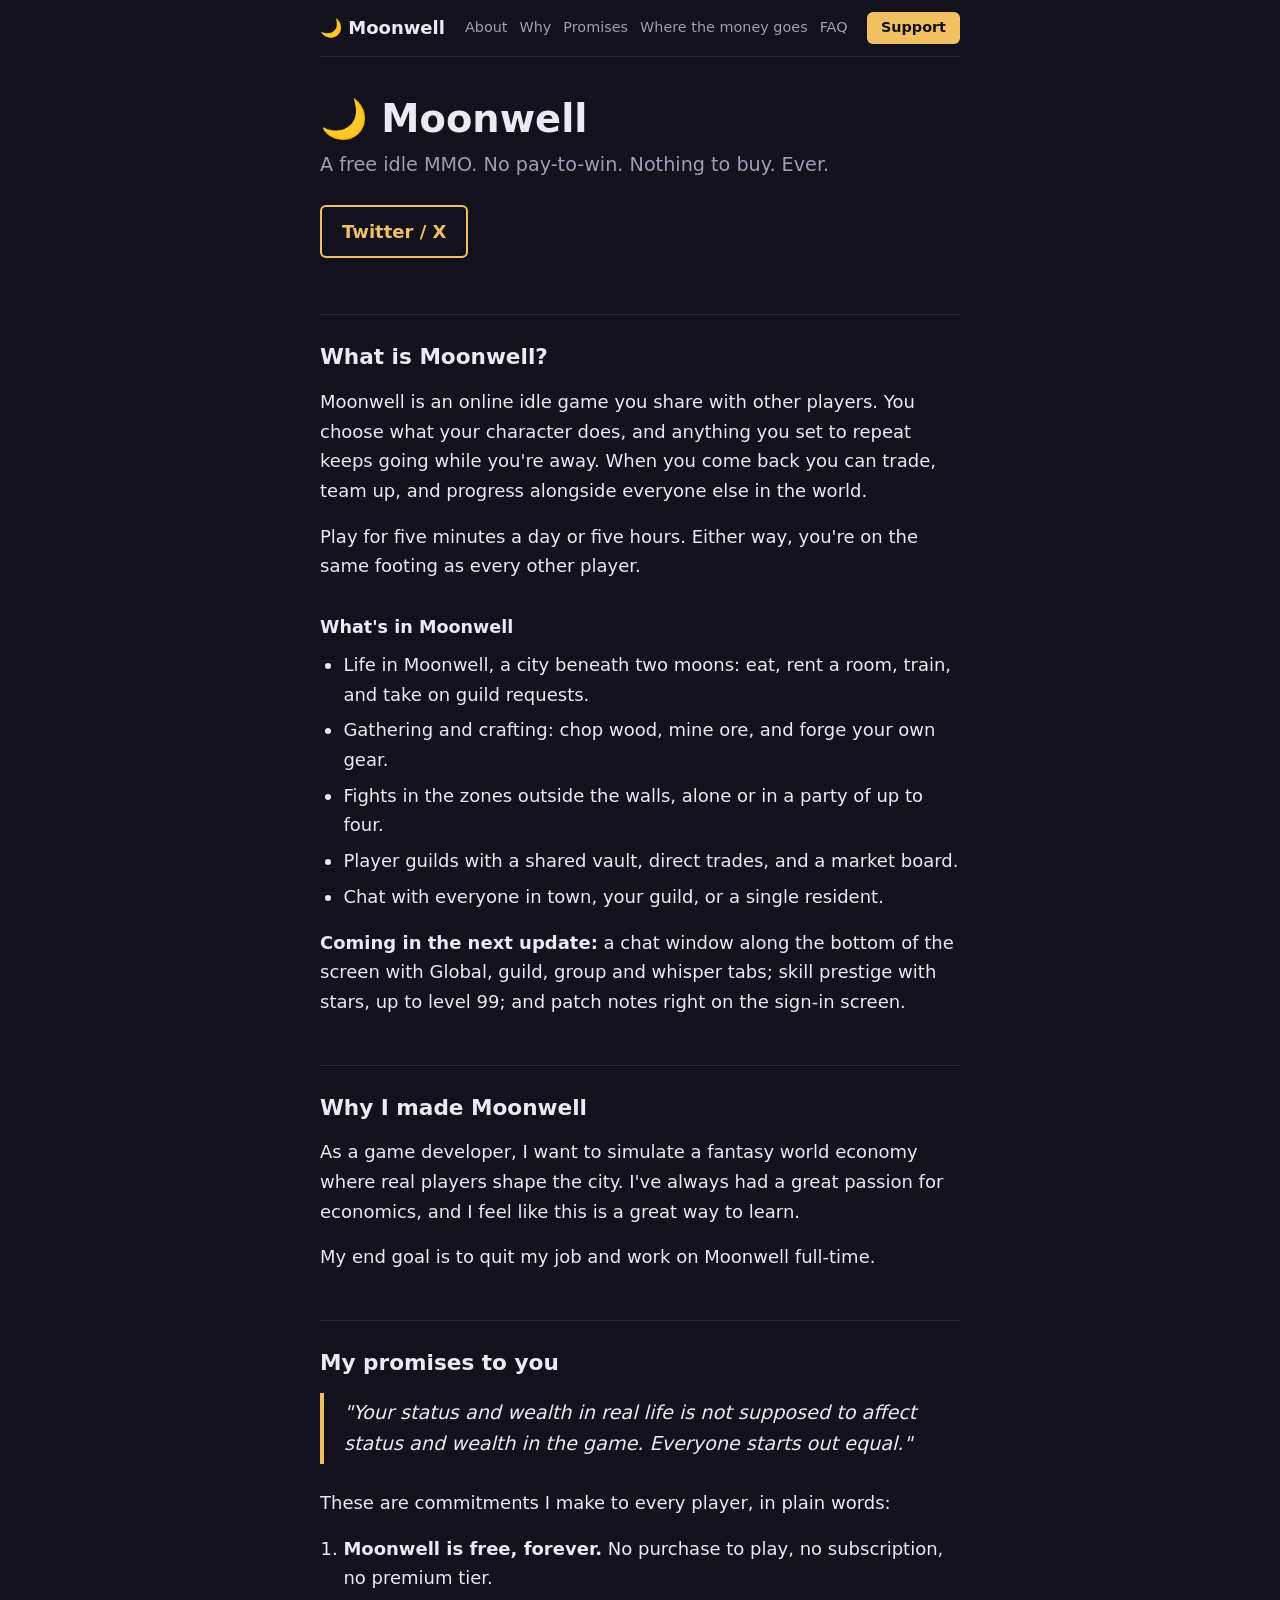
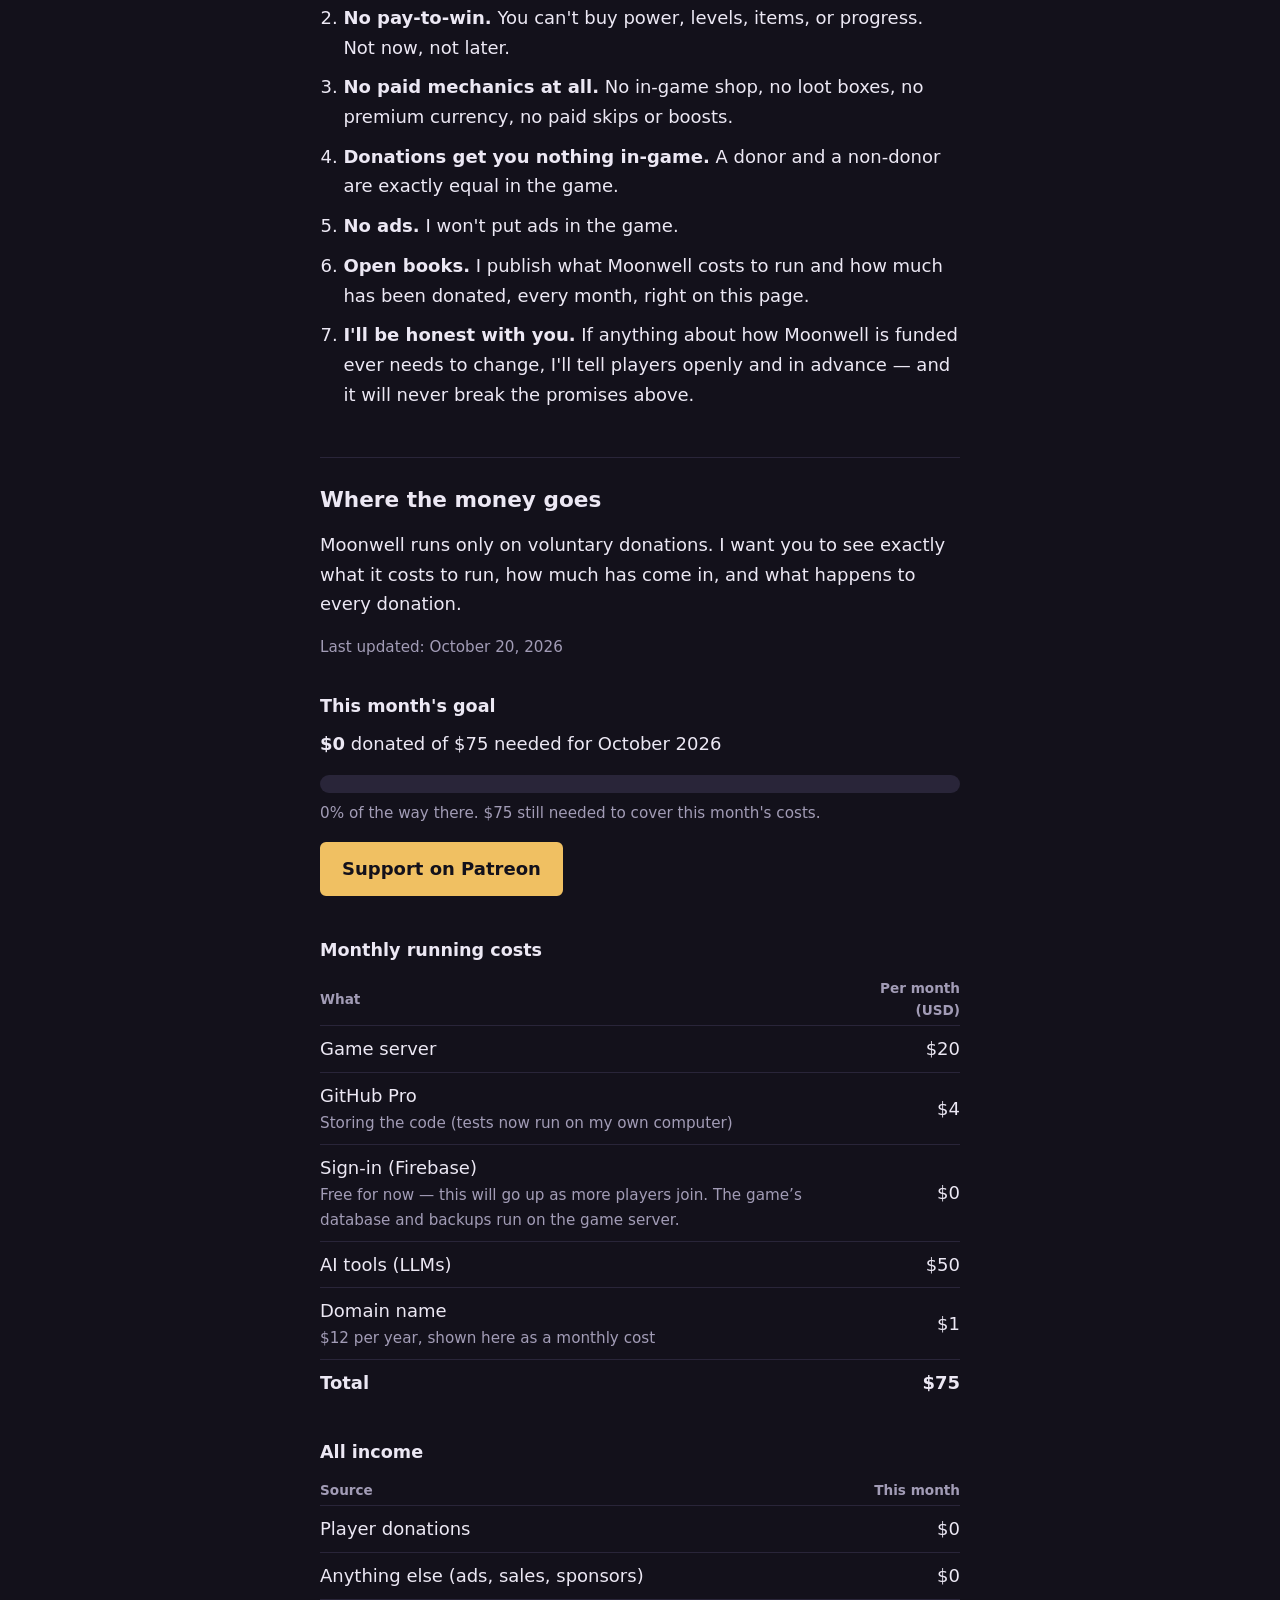
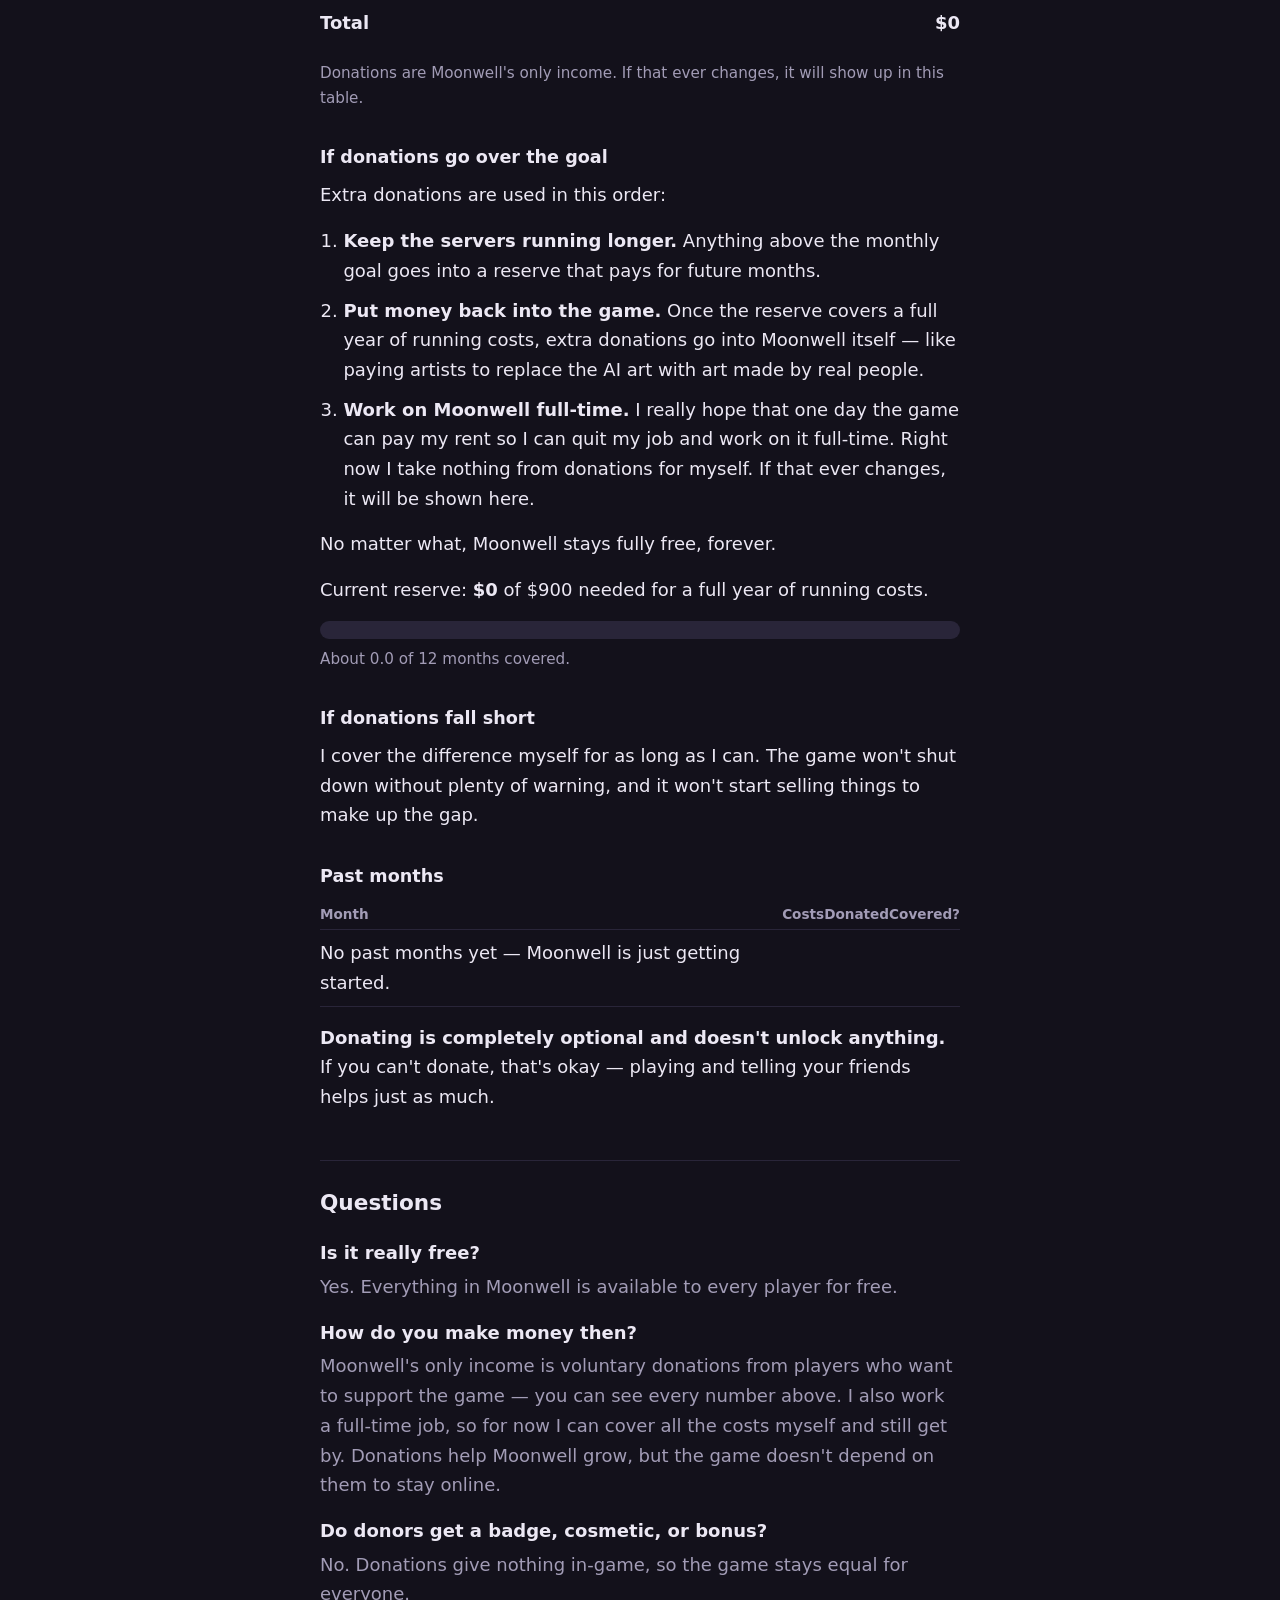
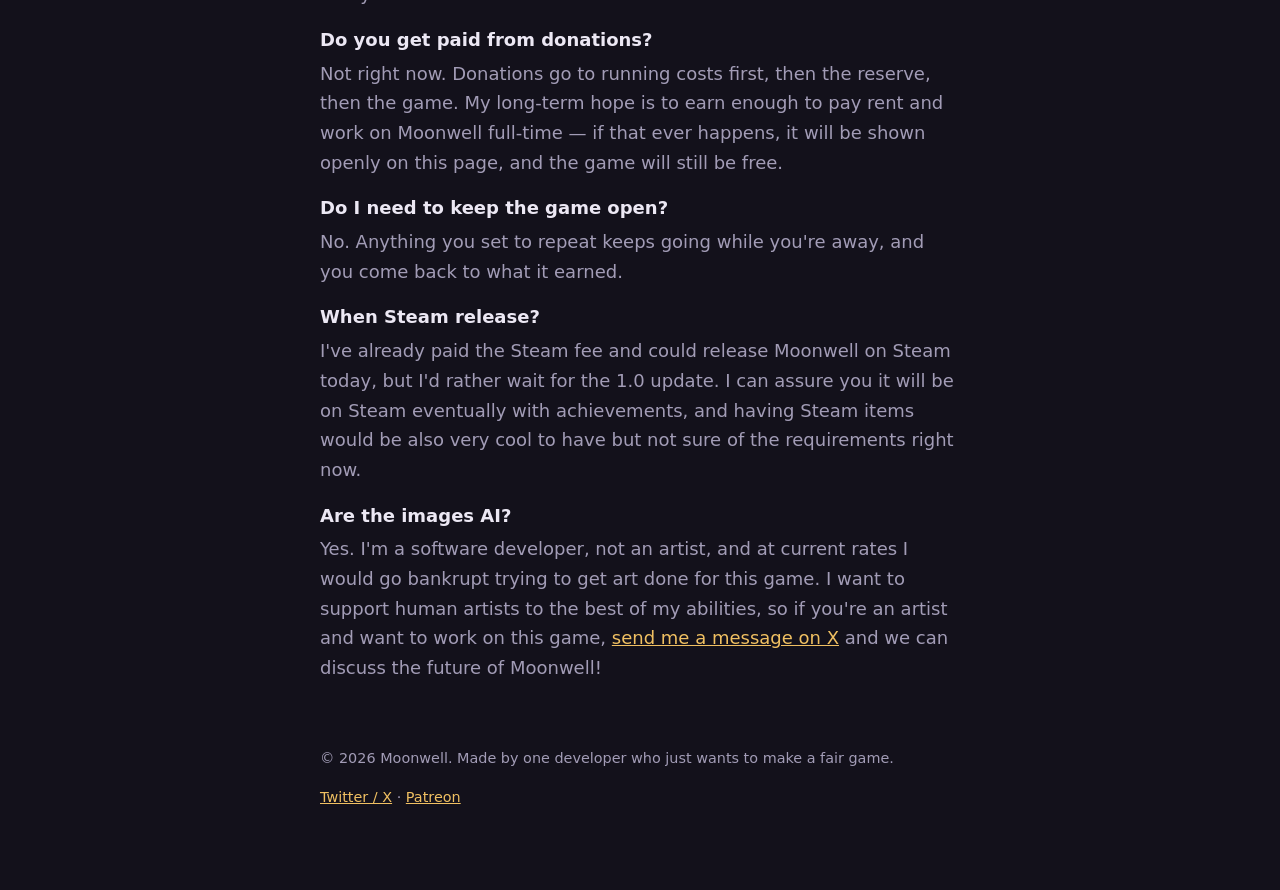
<file: index.html>
<!doctype html>
<html lang="en">
<head>
  <meta charset="utf-8">
  <meta name="viewport" content="width=device-width, initial-scale=1">
  <title>Moonwell — a free idle MMO</title>
  <meta name="description" content="Moonwell is a free-to-play idle MMO with no pay-to-win and nothing to buy. Ever.">
  <style>
    :root {
      color-scheme: dark;
      --bg: #13111b;
      --text: #ece8f4;
      --muted: #a29cb6;
      --line: #292539;
      --accent: #f0c062;
      --good: #6fd49a;
    }
    * { box-sizing: border-box; }
    html { scroll-behavior: smooth; }
    section { scroll-margin-top: 72px; }
    body {
      margin: 0;
      background: var(--bg);
      color: var(--text);
      font: 18px/1.65 system-ui, -apple-system, "Segoe UI", Roboto, sans-serif;
    }
    main {
      max-width: 680px;
      margin: 0 auto;
      padding: 32px 20px 64px;
    }
    h1 { font-size: 2.4rem; line-height: 1.15; margin: 0 0 8px; }
    h2 { font-size: 1.35rem; margin: 48px 0 12px; padding-top: 24px; border-top: 1px solid var(--line); }
    h3 { font-size: 1.1rem; margin: 32px 0 8px; }
    p { margin: 0 0 16px; }
    a { color: var(--accent); }
    .tagline { font-size: 1.2rem; color: var(--muted); margin-bottom: 24px; }
    .button {
      display: inline-block;
      padding: 10px 20px;
      border: 2px solid var(--accent);
      border-radius: 6px;
      color: var(--accent);
      font-weight: 600;
      text-decoration: none;
      margin: 0 8px 8px 0;
    }
    .button.primary { background: var(--accent); color: var(--bg); }
    ol, ul { padding-left: 1.3em; margin: 0 0 16px; }
    li { margin-bottom: 10px; }
    dt { font-weight: 600; margin-top: 16px; }
    dd { margin: 4px 0 0; color: var(--muted); }
    footer { margin-top: 64px; font-size: 0.9rem; color: var(--muted); }
    nav {
      position: sticky;
      top: 0;
      z-index: 5;
      display: flex;
      flex-wrap: wrap;
      align-items: center;
      gap: 8px 12px;
      margin-top: -32px;
      padding: 12px 0;
      background: var(--bg);
      border-bottom: 1px solid var(--line);
    }
    .brand { font-weight: 700; color: var(--text); text-decoration: none; margin-right: 8px; }
    .links { display: flex; gap: 12px; }
    .links a { color: var(--muted); text-decoration: none; font-size: 0.9rem; white-space: nowrap; }
    .links a:hover { color: var(--text); }
    .links a.active { color: var(--accent); text-decoration: underline; text-underline-offset: 6px; }
    .nav-donate {
      margin-left: auto;
      padding: 4px 14px;
      border-radius: 6px;
      background: var(--accent);
      color: var(--bg);
      font-weight: 600;
      font-size: 0.9rem;
      text-decoration: none;
    }
    /* Phones: logo + buttons on the first row, swipeable links on the second */
    @media (max-width: 640px) {
      .links { order: 3; width: 100%; overflow-x: auto; padding-bottom: 6px; scrollbar-width: none; }
      .links::-webkit-scrollbar { display: none; }
      .links a.active { text-underline-offset: 4px; }
    }
    table { width: 100%; border-collapse: collapse; margin: 0 0 16px; }
    th { text-align: left; font-size: 0.85rem; color: var(--muted); font-weight: 600; padding: 4px 0; border-bottom: 1px solid var(--line); }
    td { padding: 8px 0; border-bottom: 1px solid var(--line); }
    th:not(:first-child), td:not(:first-child) { text-align: right; font-variant-numeric: tabular-nums; }
    tr.total td { font-weight: 600; border-bottom: none; }
    .bar { height: 18px; background: var(--line); border-radius: 9px; overflow: hidden; margin: 8px 0; }
    .bar-fill { height: 100%; background: var(--accent); width: 0; }
    .bar-fill.done { background: var(--good); }
    .small { font-size: 0.95rem; color: var(--muted); }
    /* Images. To add a screenshot, replace a <div class="placeholder">…</div>
       with <img src="images/your-file.png" alt="Short description">. */
    .shot { margin: 24px 0; }
    .shot img, .placeholder {
      display: block;
      width: 100%;
      aspect-ratio: 16 / 9;
      object-fit: cover;
      border-radius: 8px;
    }
    .shot img { aspect-ratio: auto; height: auto; }
    .features li { margin: 6px 0; }
    .placeholder {
      display: flex;
      align-items: center;
      justify-content: center;
      border: 2px dashed var(--line);
      color: var(--muted);
      font-size: 0.9rem;
    }
    .shot figcaption { margin-top: 6px; font-size: 0.9rem; color: var(--muted); }
    .gallery { display: grid; grid-template-columns: repeat(2, 1fr); gap: 12px; margin: 24px 0; }
    .gallery .shot { margin: 0; }
    @media (max-width: 480px) { .gallery { grid-template-columns: 1fr; } }
    blockquote {
      margin: 0 0 24px;
      padding: 4px 0 4px 20px;
      border-left: 4px solid var(--accent);
      font-size: 1.2rem;
      font-style: italic;
    }
  </style>
</head>
<body>
<main id="top">

  <nav>
    <a class="brand" href="#top">🌙 Moonwell</a>
    <div class="links">
      <a href="#about">About</a>
      <a href="#why">Why</a>
      <a href="#promises">Promises</a>
      <a href="#transparency">Where the money goes</a>
      <a href="#faq">FAQ</a>
    </div>
    <a class="nav-donate" href="https://www.patreon.com/projectmoonwell" target="_blank" rel="noopener">Support</a>
  </nav>

  <header style="margin-top: 40px;">
    <h1>🌙 Moonwell</h1>
    <p class="tagline">A free idle MMO. No pay-to-win. Nothing to buy. Ever.</p>
    <!-- Hidden until real links exist:
    <a class="button primary" href="DOWNLOAD_OR_PLAY_LINK">Play for free</a>
    <a class="button" href="https://discord.gg/YOUR_INVITE" target="_blank" rel="noopener">Discord</a>
    -->
    <a class="button" href="https://x.com/TouchGrassGames" target="_blank" rel="noopener">Twitter / X</a>

    <!-- Main image: the best screenshot or key art of the game -->
  </header>

  <section id="about">
    <h2>What is Moonwell?</h2>
    <p>
      Moonwell is an online idle game you share with other players. You choose what
      your character does, and anything you set to repeat keeps going while you're away.
      When you come back you can trade, team up, and progress alongside everyone else
      in the world.
    </p>
    <p>
      Play for five minutes a day or five hours. Either way, you're on the same
      footing as every other player.
    </p>


    <h3>What's in Moonwell</h3>
    <ul class="features">
      <li>Life in Moonwell, a city beneath two moons: eat, rent a room, train, and take on guild requests.</li>
      <li>Gathering and crafting: chop wood, mine ore, and forge your own gear.</li>
      <li>Fights in the zones outside the walls, alone or in a party of up to four.</li>
      <li>Player guilds with a shared vault, direct trades, and a market board.</li>
      <li>Chat with everyone in town, your guild, or a single resident.</li>
    </ul>
    <p><strong>Coming in the next update:</strong> a chat window along the bottom of the screen with Global, guild, group and whisper tabs; skill prestige with stars, up to level 99; and patch notes right on the sign-in screen.</p>
  </section>

  <section id="why">
    <h2>Why I made Moonwell</h2>
    <p>
      As a game developer, I want to simulate a fantasy world economy where real
      players shape the city. I've always had a great passion for economics, and
      I feel like this is a great way to learn.
    </p>
    <p>
      My end goal is to quit my job and work on Moonwell full-time.
    </p>
  </section>

  <section id="promises">
    <h2>My promises to you</h2>
    <blockquote>
      "Your status and wealth in real life is not supposed to affect status and
      wealth in the game. Everyone starts out equal."
    </blockquote>
    <p>These are commitments I make to every player, in plain words:</p>
    <ol>
      <li><strong>Moonwell is free, forever.</strong> No purchase to play, no subscription, no premium tier.</li>
      <li><strong>No pay-to-win.</strong> You can't buy power, levels, items, or progress. Not now, not later.</li>
      <li><strong>No paid mechanics at all.</strong> No in-game shop, no loot boxes, no premium currency, no paid skips or boosts.</li>
      <li><strong>Donations get you nothing in-game.</strong> A donor and a non-donor are exactly equal in the game.</li>
      <li><strong>No ads.</strong> I won't put ads in the game.</li>
      <li><strong>Open books.</strong> I publish what Moonwell costs to run and how much has been donated, every month, right on this page.</li>
      <li><strong>I'll be honest with you.</strong> If anything about how Moonwell is funded ever needs to change, I'll tell players openly and in advance — and it will never break the promises above.</li>
    </ol>
  </section>

  <section id="transparency">
    <h2>Where the money goes</h2>
    <p>
      Moonwell runs only on voluntary donations. I want you to see exactly what
      it costs to run, how much has come in, and what happens to every donation.
    </p>
    <p class="small" id="last-updated"></p>

    <h3>This month's goal</h3>
    <p id="goal-text"><strong>…</strong></p>
    <div class="bar" role="progressbar" aria-label="Donation goal progress" aria-valuemin="0" aria-valuemax="100">
      <div class="bar-fill" id="bar-fill"></div>
    </div>
    <p class="small" id="goal-status"></p>
    
    <a class="button primary" href="https://www.patreon.com/projectmoonwell" target="_blank" rel="noopener">Support on Patreon</a>

    <h3>Monthly running costs</h3>
    <table id="cost-table">
      <thead><tr><th>What</th><th>Per month (USD)</th></tr></thead>
      <tbody></tbody>
    </table>

    <h3>All income</h3>
    <table id="income-table">
      <thead><tr><th>Source</th><th>This month</th></tr></thead>
      <tbody></tbody>
    </table>
    <p class="small">
      Donations are Moonwell's only income. If that ever changes, it will show up in this table.
    </p>

    <h3>If donations go over the goal</h3>
    <p>Extra donations are used in this order:</p>
    <ol>
      <li>
        <strong>Keep the servers running longer.</strong> Anything above the monthly
        goal goes into a reserve that pays for future months.
      </li>
      <li>
        <strong>Put money back into the game.</strong> Once the reserve covers a full
        year of running costs, extra donations go into Moonwell itself — like paying
        artists to replace the AI art with art made by real people.
      </li>
      <li>
        <strong>Work on Moonwell full-time.</strong> I really hope that one day the game
        can pay my rent so I can quit my job and work on it full-time. Right now I take
        nothing from donations for myself. If that ever changes, it will be shown here.
      </li>
    </ol>
    <p>No matter what, Moonwell stays fully free, forever.</p>

    <p id="reserve-text"></p>
    <div class="bar" role="progressbar" aria-label="Reserve progress toward one year of costs" aria-valuemin="0" aria-valuemax="100">
      <div class="bar-fill" id="reserve-fill"></div>
    </div>
    <p class="small" id="reserve-status"></p>

    <h3>If donations fall short</h3>
    <p>
      I cover the difference myself for as long as I can. The game won't
      shut down without plenty of warning, and it won't start selling things to make up the gap.
    </p>

    <h3>Past months</h3>
    <table id="history-table">
      <thead><tr><th>Month</th><th>Costs</th><th>Donated</th><th>Covered?</th></tr></thead>
      <tbody></tbody>
    </table>

    <p>
      <strong>Donating is completely optional and doesn't unlock anything.</strong>
      If you can't donate, that's okay — playing and telling your friends helps just as much.
    </p>
  </section>

  <script>
    // ============================================================
    //  EDIT THESE NUMBERS — this is the only part you need to touch.
    //  Update "raised" and "lastUpdated" whenever new donations come in.
    //  At the start of a new month, move the old month into "history".
    // ============================================================
    const FUNDING = {
      currency: "$",
      lastUpdated: "October 20, 2026",
      month: "October 2026",
      raised: 0,              // donations received so far this month
      reserve: 0,             // leftover from previous months
      costs: [
        // "note" is optional and shows in small text under the name.
        { name: "Game server",                   amount: 20 },
        { name: "GitHub Pro",                    amount: 4,  note: "Storing the code (tests now run on my own computer)" },
        { name: "Sign-in (Firebase)",            amount: 0,  note: "Free for now — this will go up as more players join. The game\u2019s database and backups run on the game server." },
        { name: "AI tools (LLMs)",               amount: 50 },
        { name: "Domain name",                   amount: 1,  note: "$12 per year, shown here as a monthly cost" },
      ],
      otherIncome: [
        // e.g. { name: "Merch", amount: 0 }  — currently none
      ],
      history: [
        // newest first, e.g.
        // { month: "September 2026", costs: 0, donated: 0 },
      ],
    };
    // ============================================================

    (function () {
      const money = n => FUNDING.currency + n.toLocaleString(undefined, { maximumFractionDigits: 2 });
      const goal = FUNDING.costs.reduce((sum, c) => sum + c.amount, 0);
      const pct = goal > 0 ? Math.min(100, Math.round(FUNDING.raised / goal * 100)) : 0;

      function addRow(tbody, cells, className) {
        const row = tbody.insertRow();
        if (className) row.className = className;
        cells.forEach(text => { row.insertCell().textContent = text; });
      }

      document.getElementById("last-updated").textContent = "Last updated: " + FUNDING.lastUpdated;

      // Costs
      const costs = document.querySelector("#cost-table tbody");
      FUNDING.costs.forEach(c => {
        addRow(costs, [c.name, money(c.amount)]);
        if (c.note) {
          const note = document.createElement("div");
          note.className = "small";
          note.textContent = c.note;
          costs.rows[costs.rows.length - 1].cells[0].appendChild(note);
        }
      });
      addRow(costs, ["Total", money(goal)], "total");

      // Income
      const income = document.querySelector("#income-table tbody");
      const otherTotal = FUNDING.otherIncome.reduce((sum, i) => sum + i.amount, 0);
      addRow(income, ["Player donations", money(FUNDING.raised)]);
      FUNDING.otherIncome.forEach(i => addRow(income, [i.name, money(i.amount)]));
      if (FUNDING.otherIncome.length === 0) addRow(income, ["Anything else (ads, sales, sponsors)", money(0)]);
      addRow(income, ["Total", money(FUNDING.raised + otherTotal)], "total");

      // Goal + progress bar
      document.getElementById("goal-text").innerHTML =
        "<strong>" + money(FUNDING.raised) + "</strong> donated of " + money(goal) + " needed for " + FUNDING.month;
      const fill = document.getElementById("bar-fill");
      fill.style.width = pct + "%";
      fill.parentElement.setAttribute("aria-valuenow", pct);
      const status = document.getElementById("goal-status");
      if (goal > 0 && FUNDING.raised >= goal) {
        fill.classList.add("done");
        status.textContent = "Goal reached — the servers are covered this month. Thank you! 💚 Anything extra goes into the reserve.";
      } else {
        status.textContent = pct + "% of the way there. " + money(Math.max(0, goal - FUNDING.raised)) + " still needed to cover this month\'s costs.";
      }

      // Reserve
      const yearGoal = goal * 12;
      const months = goal > 0 ? (FUNDING.reserve / goal).toFixed(1) : "0";
      const reservePct = yearGoal > 0 ? Math.min(100, Math.round(FUNDING.reserve / yearGoal * 100)) : 0;
      document.getElementById("reserve-text").innerHTML =
        "Current reserve: <strong>" + money(FUNDING.reserve) + "</strong> of " + money(yearGoal) +
        " needed for a full year of running costs.";
      const reserveFill = document.getElementById("reserve-fill");
      reserveFill.style.width = reservePct + "%";
      reserveFill.parentElement.setAttribute("aria-valuenow", reservePct);
      const reserveStatus = document.getElementById("reserve-status");
      if (yearGoal > 0 && FUNDING.reserve >= yearGoal) {
        reserveFill.classList.add("done");
        reserveStatus.textContent = "A full year is covered! 🎉 Extra donations now go back into the game.";
      } else {
        reserveStatus.textContent = "About " + months + " of 12 months covered.";
      }

      // History
      const history = document.querySelector("#history-table tbody");
      if (FUNDING.history.length === 0) {
        addRow(history, ["No past months yet — Moonwell is just getting started.", "", "", ""]);
      }
      FUNDING.history.forEach(h => addRow(history, [
        h.month, money(h.costs), money(h.donated), h.donated >= h.costs ? "✅ Yes" : "❌ No",
      ]));
    })();

    // Menu links: scroll to the section directly, so they also work in
    // previews and embedded viewers that block normal #anchor jumps.
    document.querySelectorAll('nav a[href^="#"]').forEach(link => {
      link.addEventListener("click", e => {
        const target = document.getElementById(link.getAttribute("href").slice(1));
        if (!target) return;
        e.preventDefault();
        target.scrollIntoView({ behavior: "smooth" });
        try { history.replaceState(null, "", link.getAttribute("href")); } catch (err) {}
      });
    });

    // Underline the menu link for the section you're currently reading
    (function () {
      const links = [...document.querySelectorAll(".links a")];
      function update() {
        let current = null;
        links.forEach(a => {
          const section = document.getElementById(a.getAttribute("href").slice(1));
          if (section && section.getBoundingClientRect().top < 120) current = a;
        });
        links.forEach(a => a.classList.toggle("active", a === current));
      }
      addEventListener("scroll", update, { passive: true });
      update();
    })();
  </script>

  <section id="faq">
    <h2>Questions</h2>
    <dl>
      <dt>Is it really free?</dt>
      <dd>Yes. Everything in Moonwell is available to every player for free.</dd>

      <dt>How do you make money then?</dt>
      <dd>Moonwell's only income is voluntary donations from players who want to support the game — you can see every number above. I also work a full-time job, so for now I can cover all the costs myself and still get by. Donations help Moonwell grow, but the game doesn't depend on them to stay online.</dd>

      <dt>Do donors get a badge, cosmetic, or bonus?</dt>
      <dd>No. Donations give nothing in-game, so the game stays equal for everyone.</dd>

      <dt>Do you get paid from donations?</dt>
      <dd>Not right now. Donations go to running costs first, then the reserve, then the game. My long-term hope is to earn enough to pay rent and work on Moonwell full-time — if that ever happens, it will be shown openly on this page, and the game will still be free.</dd>

      <dt>Do I need to keep the game open?</dt>
      <dd>No. Anything you set to repeat keeps going while you're away, and you come back to what it earned.</dd>

      <dt>When Steam release?</dt>
      <dd>I've already paid the Steam fee and could release Moonwell on Steam today, but I'd rather wait for the 1.0 update. I can assure you it will be on Steam eventually with achievements, and having Steam items would be also very cool to have but not sure of the requirements right now.</dd>

      <dt>Are the images AI?</dt>
      <dd>Yes. I'm a software developer, not an artist, and at current rates I would go bankrupt trying to get art done for this game. I want to support human artists to the best of my abilities, so if you're an artist and want to work on this game, <a href="https://x.com/TouchGrassGames" target="_blank" rel="noopener">send me a message on X</a> and we can discuss the future of Moonwell!</dd>
    </dl>
  </section>


  <footer>
    <p>© 2026 Moonwell. Made by one developer who just wants to make a fair game.</p>
    <p>
      <!-- Hidden until a real invite exists: <a href="https://discord.gg/YOUR_INVITE" target="_blank" rel="noopener">Discord</a> · -->
      <a href="https://x.com/TouchGrassGames" target="_blank" rel="noopener">Twitter / X</a> ·
      <a href="https://www.patreon.com/projectmoonwell" target="_blank" rel="noopener">Patreon</a>
    </p>
    <!-- TODO: add a contact email so players can ask about the numbers -->
  </footer>

</main>
</body>
</html>
</file>
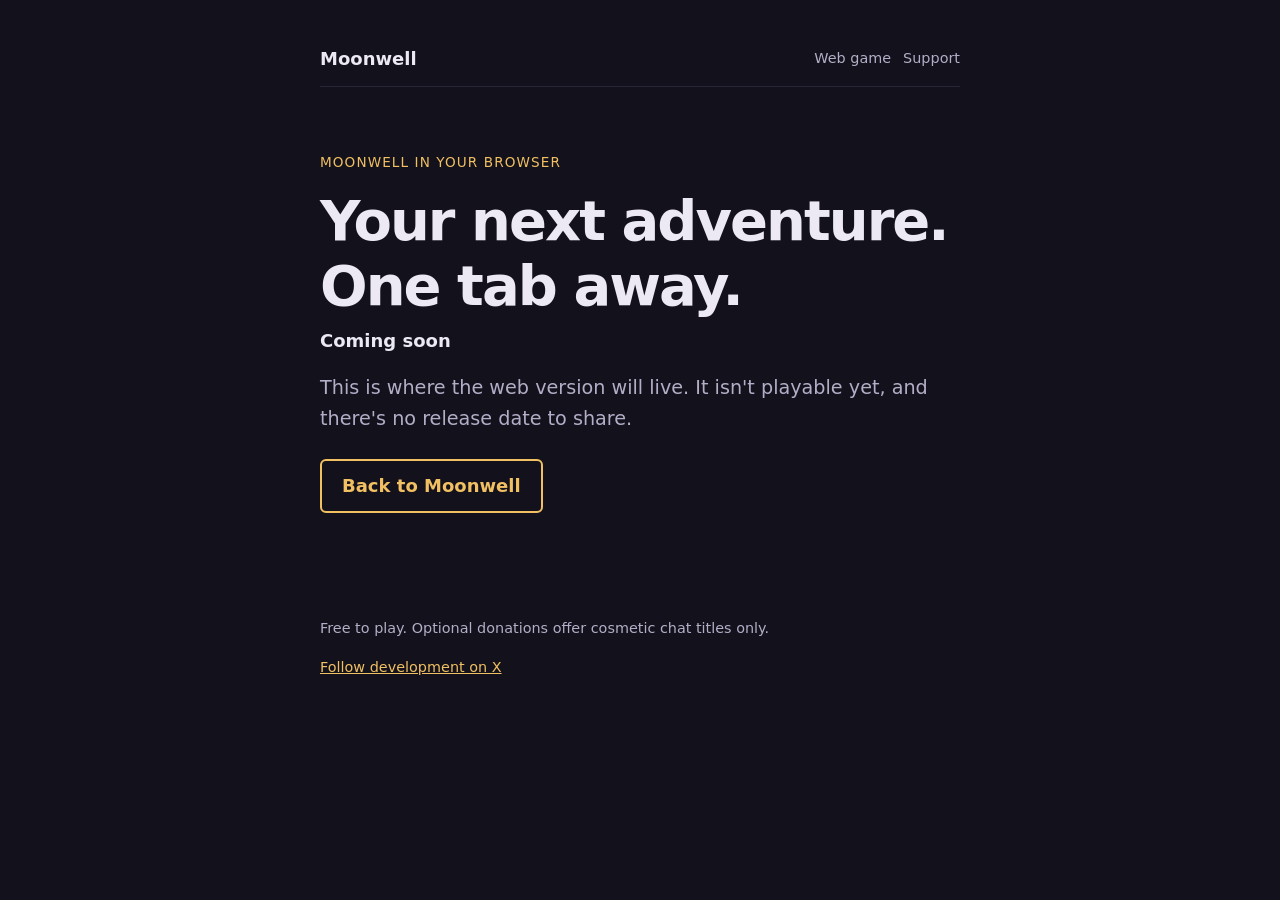
<file: play.html>
<!doctype html>
<html lang="en">
<head>
  <meta charset="utf-8">
  <meta name="viewport" content="width=device-width, initial-scale=1">
  <title>Web game &mdash; Moonwell</title>
  <meta name="description" content="The future home of Moonwell in your browser. The web version is not available yet.">
  <link rel="stylesheet" href="styles.css">
</head>
<body>
<main id="top">
<nav aria-label="Main navigation">
  <a class="brand" href="./">Moonwell</a>
  <div class="links"><a href="play.html" aria-current="page">Web game</a><a href="./#support">Support</a></div>
</nav>
<header class="hero">
  <p class="eyebrow">Moonwell in your browser</p>
  <h1>Your next adventure.<br>One tab away.</h1>
  <p><strong>Coming soon</strong></p>
  <p class="tagline">This is where the web version will live. It isn't playable yet, and there's no release date to share.</p>
  <a class="button" href="./">Back to Moonwell</a>
</header>
<footer>
  <p>Free to play. Optional donations offer cosmetic chat titles only.</p>
  <a href="https://x.com/TouchGrassGames" target="_blank" rel="noopener">Follow development on X</a>
</footer>

</main>

</body>
</html>
</file>
<file: styles.css>
:root {
      color-scheme: dark;
      --bg: #13111b;
      --text: #ece8f4;
      --muted: #a29cb6;
      --line: #292539;
      --accent: #f0c062;
      --good: #6fd49a;
    }
    * { box-sizing: border-box; }
    html { scroll-behavior: smooth; }
    section { scroll-margin-top: 72px; }
    body {
      margin: 0;
      background: var(--bg);
      color: var(--text);
      font: 18px/1.65 system-ui, -apple-system, "Segoe UI", Roboto, sans-serif;
    }
    main {
      max-width: 680px;
      margin: 0 auto;
      padding: 32px 20px 64px;
    }
    h1 { font-size: 2.4rem; line-height: 1.15; margin: 0 0 8px; }
    h2 { font-size: 1.35rem; margin: 48px 0 12px; padding-top: 24px; border-top: 1px solid var(--line); }
    h3 { font-size: 1.1rem; margin: 32px 0 8px; }
    p { margin: 0 0 16px; }
    a { color: var(--accent); }
    .tagline { font-size: 1.2rem; color: var(--muted); margin-bottom: 24px; }
    .button {
      display: inline-block;
      padding: 10px 20px;
      border: 2px solid var(--accent);
      border-radius: 6px;
      color: var(--accent);
      font-weight: 600;
      text-decoration: none;
      margin: 0 8px 8px 0;
    }
    .button.primary { background: var(--accent); color: var(--bg); }
    ol, ul { padding-left: 1.3em; margin: 0 0 16px; }
    li { margin-bottom: 10px; }
    dt { font-weight: 600; margin-top: 16px; }
    dd { margin: 4px 0 0; color: var(--muted); }
    footer { margin-top: 64px; font-size: 0.9rem; color: var(--muted); }
    nav {
      position: sticky;
      top: 0;
      z-index: 5;
      display: flex;
      flex-wrap: wrap;
      align-items: center;
      gap: 8px 12px;
      margin-top: -32px;
      padding: 12px 0;
      background: var(--bg);
      border-bottom: 1px solid var(--line);
    }
    .brand { font-weight: 700; color: var(--text); text-decoration: none; margin-right: 8px; }
    .links { display: flex; gap: 12px; }
    .links a { color: var(--muted); text-decoration: none; font-size: 0.9rem; white-space: nowrap; }
    .links a:hover { color: var(--text); }
    .links a.active { color: var(--accent); text-decoration: underline; text-underline-offset: 6px; }
    .nav-donate {
      margin-left: auto;
      padding: 4px 14px;
      border-radius: 6px;
      background: var(--accent);
      color: var(--bg);
      font-weight: 600;
      font-size: 0.9rem;
      text-decoration: none;
    }
    /* Phones: logo + buttons on the first row, swipeable links on the second */
    @media (max-width: 640px) {
      .links { order: 3; width: 100%; overflow-x: auto; padding-bottom: 6px; scrollbar-width: none; }
      .links::-webkit-scrollbar { display: none; }
      .links a.active { text-underline-offset: 4px; }
    }
    table { width: 100%; border-collapse: collapse; margin: 0 0 16px; }
    th { text-align: left; font-size: 0.85rem; color: var(--muted); font-weight: 600; padding: 4px 0; border-bottom: 1px solid var(--line); }
    td { padding: 8px 0; border-bottom: 1px solid var(--line); }
    th:not(:first-child), td:not(:first-child) { text-align: right; font-variant-numeric: tabular-nums; }
    tr.total td { font-weight: 600; border-bottom: none; }
    .bar { height: 18px; background: var(--line); border-radius: 9px; overflow: hidden; margin: 8px 0; }
    .bar-fill { height: 100%; background: var(--accent); width: 0; }
    .bar-fill.done { background: var(--good); }
    .small { font-size: 0.95rem; color: var(--muted); }
    /* Images. To add a screenshot, replace a <div class="placeholder">…</div>
       with <img src="images/your-file.png" alt="Short description">. */
    .shot { margin: 24px 0; }
    .shot img, .placeholder {
      display: block;
      width: 100%;
      aspect-ratio: 16 / 9;
      object-fit: cover;
      border-radius: 8px;
    }
    .shot img { aspect-ratio: auto; height: auto; }
    .features li { margin: 6px 0; }
    .placeholder {
      display: flex;
      align-items: center;
      justify-content: center;
      border: 2px dashed var(--line);
      color: var(--muted);
      font-size: 0.9rem;
    }
    .shot figcaption { margin-top: 6px; font-size: 0.9rem; color: var(--muted); }
    .gallery { display: grid; grid-template-columns: repeat(2, 1fr); gap: 12px; margin: 24px 0; }
    .gallery .shot { margin: 0; }
    @media (max-width: 480px) { .gallery { grid-template-columns: 1fr; } }
    blockquote {
      margin: 0 0 24px;
      padding: 4px 0 4px 20px;
      border-left: 4px solid var(--accent);
      font-size: 1.2rem;
      font-style: italic;
    }

.hero { padding: 64px 0 32px; }
.eyebrow { color: var(--accent); text-transform: uppercase; font-size: .85rem; letter-spacing: .08em; }
h1 { font-size: clamp(2.4rem, 8vw, 3.5rem); letter-spacing: -.035em; }
nav { position: static; margin-top: 0; }
.brand { margin-right: auto; }
.links { flex-wrap: wrap; }
.small, .tagline, .links a, footer { color: #b4adc8; }
details { margin-top: 20px; padding-top: 16px; border-top: 1px solid var(--line); }
summary { cursor: pointer; color: var(--accent); font-weight: 600; }
details[open] summary { margin-bottom: 18px; }
a:focus-visible, summary:focus-visible { outline: 2px solid var(--accent); outline-offset: 5px; }
@media (max-width: 640px) { .links { order: initial; width: auto; overflow: visible; padding: 0; } }
@media (prefers-reduced-motion: reduce) { html { scroll-behavior: auto; } }
</file>
